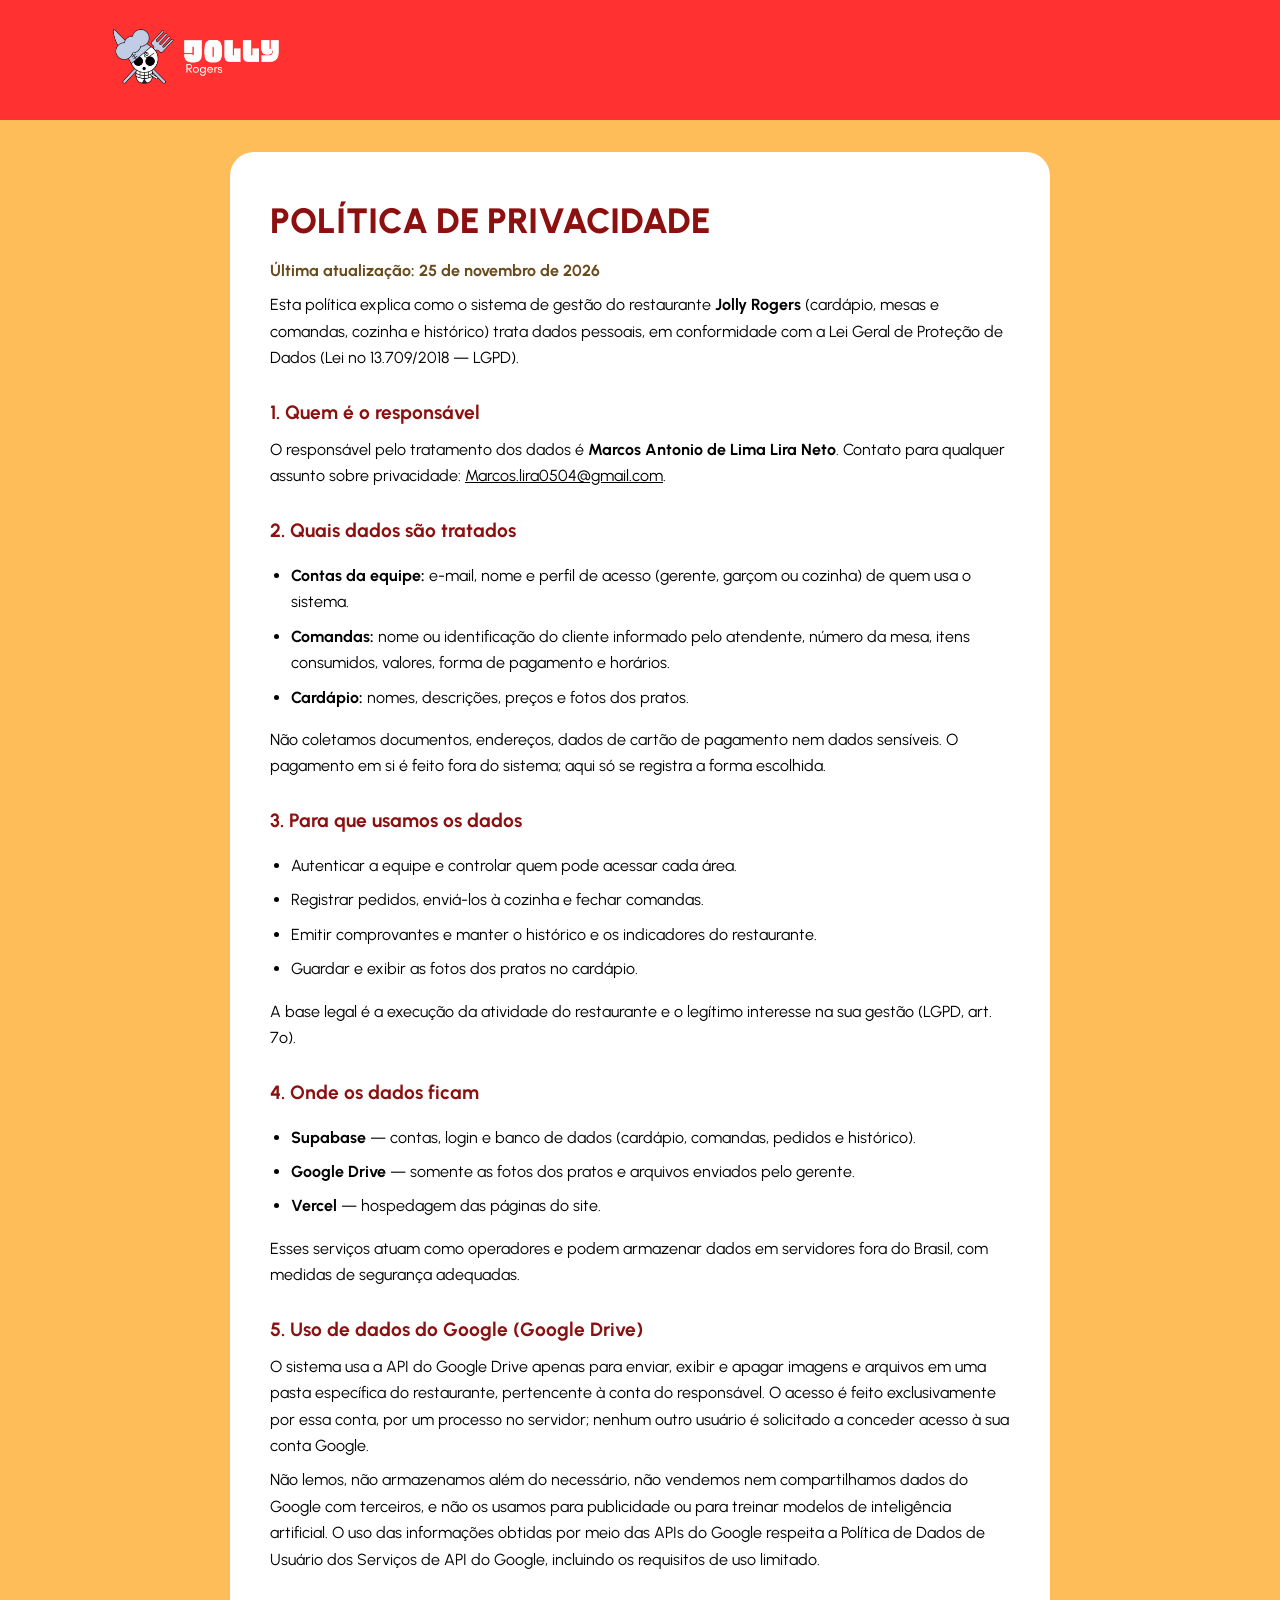
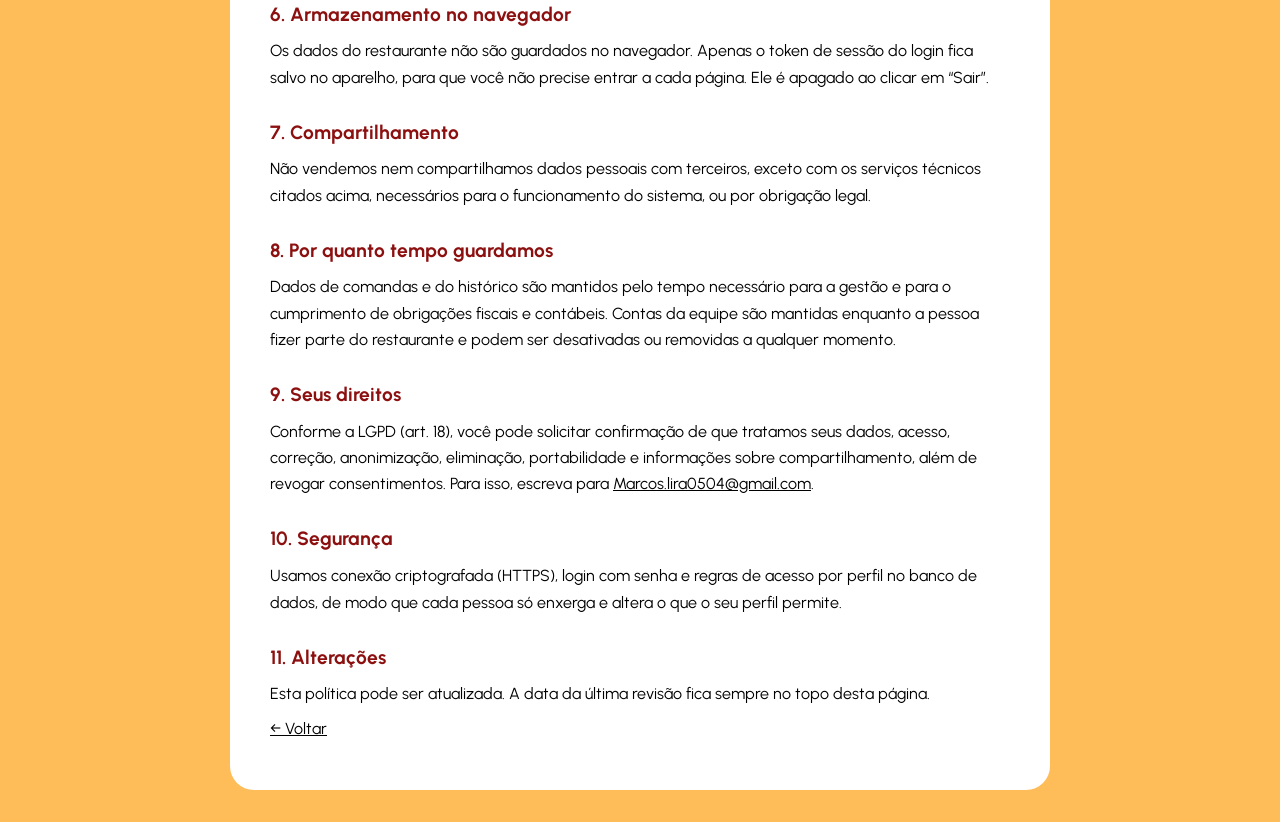
<file: privacidade.html>
<!DOCTYPE html>
<html lang="pt-BR">
<head>
  <meta charset="UTF-8">
  <meta name="viewport" content="width=device-width, initial-scale=1">
  <title>Política de Privacidade | Jolly Rogers</title>

  <!-- Fontes -->
  <link rel="preconnect" href="https://fonts.googleapis.com">
  <link rel="preconnect" href="https://fonts.gstatic.com" crossorigin>
  <link href="https://fonts.googleapis.com/css2?family=Urbanist:wght@400;500;700;800&display=swap" rel="stylesheet">

  <!-- Estilos -->
  <link rel="stylesheet" href="css/login.css">
</head>
<body>

<header class="topo">
  <a href="index.html"><img src="img/logo-completo.png" alt="Jolly Rogers"></a>
</header>

<main>
  <article class="texto">
    <h1>Política de Privacidade</h1>
    <p class="atualizado">Última atualização: 25 de novembro de 2026</p>

    <p>Esta política explica como o sistema de gestão do restaurante <strong>Jolly Rogers</strong> (cardápio, mesas e comandas, cozinha e histórico) trata dados pessoais, em conformidade com a Lei Geral de Proteção de Dados (Lei nº 13.709/2018 — LGPD).</p>

    <h2>1. Quem é o responsável</h2>
    <p>O responsável pelo tratamento dos dados é <strong>Marcos Antonio de Lima Lira Neto</strong>. Contato para qualquer assunto sobre privacidade: <a href="mailto:Marcos.lira0504@gmail.com">Marcos.lira0504@gmail.com</a>.</p>

    <h2>2. Quais dados são tratados</h2>
    <ul>
      <li><strong>Contas da equipe:</strong> e-mail, nome e perfil de acesso (gerente, garçom ou cozinha) de quem usa o sistema.</li>
      <li><strong>Comandas:</strong> nome ou identificação do cliente informado pelo atendente, número da mesa, itens consumidos, valores, forma de pagamento e horários.</li>
      <li><strong>Cardápio:</strong> nomes, descrições, preços e fotos dos pratos.</li>
    </ul>
    <p>Não coletamos documentos, endereços, dados de cartão de pagamento nem dados sensíveis. O pagamento em si é feito fora do sistema; aqui só se registra a forma escolhida.</p>

    <h2>3. Para que usamos os dados</h2>
    <ul>
      <li>Autenticar a equipe e controlar quem pode acessar cada área.</li>
      <li>Registrar pedidos, enviá-los à cozinha e fechar comandas.</li>
      <li>Emitir comprovantes e manter o histórico e os indicadores do restaurante.</li>
      <li>Guardar e exibir as fotos dos pratos no cardápio.</li>
    </ul>
    <p>A base legal é a execução da atividade do restaurante e o legítimo interesse na sua gestão (LGPD, art. 7º).</p>

    <h2>4. Onde os dados ficam</h2>
    <ul>
      <li><strong>Supabase</strong> — contas, login e banco de dados (cardápio, comandas, pedidos e histórico).</li>
      <li><strong>Google Drive</strong> — somente as fotos dos pratos e arquivos enviados pelo gerente.</li>
      <li><strong>Vercel</strong> — hospedagem das páginas do site.</li>
    </ul>
    <p>Esses serviços atuam como operadores e podem armazenar dados em servidores fora do Brasil, com medidas de segurança adequadas.</p>

    <h2>5. Uso de dados do Google (Google Drive)</h2>
    <p>O sistema usa a API do Google Drive apenas para enviar, exibir e apagar imagens e arquivos em uma pasta específica do restaurante, pertencente à conta do responsável. O acesso é feito exclusivamente por essa conta, por um processo no servidor; nenhum outro usuário é solicitado a conceder acesso à sua conta Google.</p>
    <p>Não lemos, não armazenamos além do necessário, não vendemos nem compartilhamos dados do Google com terceiros, e não os usamos para publicidade ou para treinar modelos de inteligência artificial. O uso das informações obtidas por meio das APIs do Google respeita a Política de Dados de Usuário dos Serviços de API do Google, incluindo os requisitos de uso limitado.</p>

    <h2>6. Armazenamento no navegador</h2>
    <p>Os dados do restaurante não são guardados no navegador. Apenas o token de sessão do login fica salvo no aparelho, para que você não precise entrar a cada página. Ele é apagado ao clicar em &ldquo;Sair&rdquo;.</p>

    <h2>7. Compartilhamento</h2>
    <p>Não vendemos nem compartilhamos dados pessoais com terceiros, exceto com os serviços técnicos citados acima, necessários para o funcionamento do sistema, ou por obrigação legal.</p>

    <h2>8. Por quanto tempo guardamos</h2>
    <p>Dados de comandas e do histórico são mantidos pelo tempo necessário para a gestão e para o cumprimento de obrigações fiscais e contábeis. Contas da equipe são mantidas enquanto a pessoa fizer parte do restaurante e podem ser desativadas ou removidas a qualquer momento.</p>

    <h2>9. Seus direitos</h2>
    <p>Conforme a LGPD (art. 18), você pode solicitar confirmação de que tratamos seus dados, acesso, correção, anonimização, eliminação, portabilidade e informações sobre compartilhamento, além de revogar consentimentos. Para isso, escreva para <a href="mailto:Marcos.lira0504@gmail.com">Marcos.lira0504@gmail.com</a>.</p>

    <h2>10. Segurança</h2>
    <p>Usamos conexão criptografada (HTTPS), login com senha e regras de acesso por perfil no banco de dados, de modo que cada pessoa só enxerga e altera o que o seu perfil permite.</p>

    <h2>11. Alterações</h2>
    <p>Esta política pode ser atualizada. A data da última revisão fica sempre no topo desta página.</p>

    <p><a href="login.html">&larr; Voltar</a></p>
  </article>
</main>

</body>
</html>
</file>
<file: css/login.css>
/* login.css — telas de login e de política de privacidade (usa as cores do site) */
:root {
  --vermelho: #ff3131; --vinho: #8c1010; --laranja: #ffbd59; --creme: #ffd28b; --amarelo: #ffde59;
  --corpo: "Urbanist", system-ui, sans-serif;
}
*, *::before, *::after { box-sizing: border-box; }
body { margin: 0; font-family: var(--corpo); color: #000; background: #fff; min-height: 100dvh; display: flex; flex-direction: column; }
img { max-width: 100%; display: block; }
h1, h2, p { margin: 0; }
a { color: inherit; }
:focus-visible { outline: 3px solid var(--vinho); outline-offset: 2px; }
[hidden] { display: none !important; }

.topo { background: var(--vermelho); padding: 1.25rem clamp(1rem, 7.5vw, 6rem); }
.topo img { height: clamp(48px, 8vw, 80px); width: auto; }

main { flex: 1; display: grid; place-items: center; padding: 2rem 1rem; background: var(--laranja); }

.cartao {
  width: min(100%, 460px); background: var(--creme); border-radius: 2rem; padding: 2rem;
  display: grid; gap: 1.2rem; box-shadow: 0 8px 24px rgba(0, 0, 0, .2);
}
.cartao h1 { font-size: clamp(1.6rem, 4vw, 2.1rem); text-transform: uppercase; color: var(--vinho); font-weight: 800; }
.cartao label { display: block; font-weight: 800; margin-bottom: .4rem; }
.cartao input {
  width: 100%; border: 0; background: #fff; border-radius: 1rem; padding: 1rem; font: inherit; color: #000;
}
.cartao form { display: grid; gap: 1.1rem; }
.cartao button {
  border: 0; cursor: pointer; font: 800 1.2rem var(--corpo); padding: .9rem 1.7rem; border-radius: 1rem;
  background: var(--vermelho); color: #000;
}
.cartao button:hover { background: #e82020; }
.cartao button:disabled { opacity: .6; cursor: wait; }
.msg { background: var(--amarelo); border-radius: .8rem; padding: .7rem 1rem; font-weight: 700; }
.rodape-login { text-align: center; font-size: .9rem; font-weight: 700; }

/* política de privacidade */
.texto { width: min(100%, 820px); background: #fff; border-radius: 1.5rem; padding: clamp(1.2rem, 4vw, 2.5rem); line-height: 1.65; }
.texto h1 { font-size: clamp(1.6rem, 4vw, 2.2rem); text-transform: uppercase; color: var(--vinho); font-weight: 800; margin-bottom: .4rem; }
.texto h2 { font-size: 1.2rem; margin: 1.6rem 0 .4rem; color: var(--vinho); }
.texto p, .texto li { margin: .5rem 0; }
.texto ul { padding-left: 1.3rem; }
.texto .atualizado { font-weight: 700; color: #6a4a1b; }
</file>
